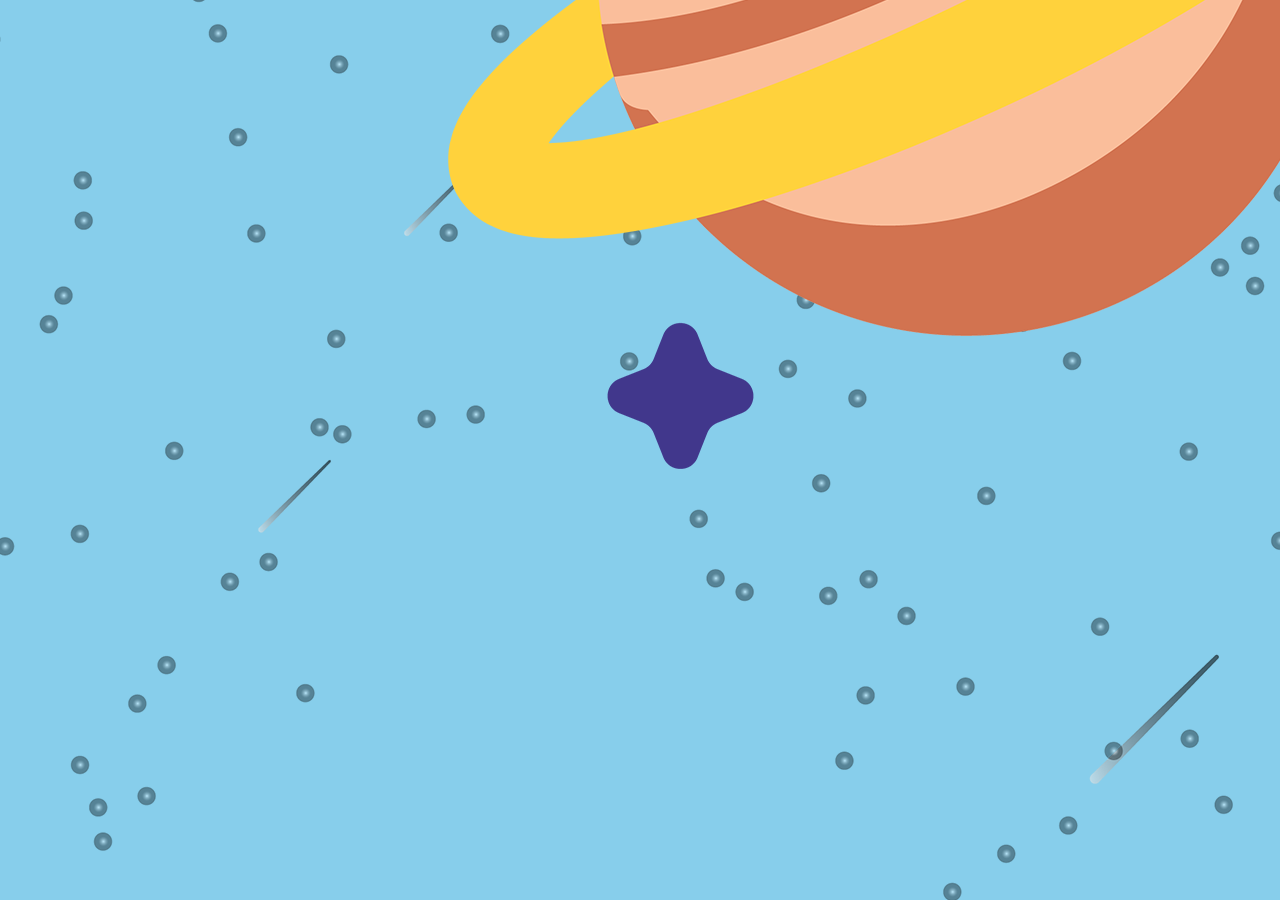
<file: Animation/index.html>
<!DOCTYPE html>
<html lang="en">
<head>
  <meta charset="UTF-8">
  <meta name="viewport" content="width=device-width, initial-scale=1.0">
  <title>Animation Project</title>
  <link rel="stylesheet" href="style.css">
</head>
<body>
  <div class="container">
    <div class="rocket">
      <img src="./image/rocket.png">
    </div>
    <div class="cody">
      <img src="./image/Cody.png">
    </div>
  </div>
</body>
</html>
</file>
<file: Animation/style.css>
*{
  margin: 0px;
  padding: 0px;
}
.container{
  height:100vh;
  width:100vw;
  background-image: url(./image/Space.png);
  background-color: skyblue;
  animation-name: bgMove;
  animation-duration: 6s;
  animation-fill-mode: forwards;
}
.rocket{
  height:200px;
  width:200px;
 
  position: absolute;
  left:350px;
  bottom:150px;
  transform: rotate(45deg);
 
   /* animation-name: 
    animation-duration: 
    animation-timing-function: 
    animation-iteration-count: 
    animation delay
    animation fill mode
     */
   
     animation: rocketMove 2s linear 3 ,
                rocketRotate 1s 11s forwards,
                rocketLaunch 3s  12.5s forwards;


}
.rocket img{
  height: 100%;
  width: 100%;
}

@keyframes bgMove{
  0%{

  }
  100%{
    background-position: -50000px;
  }
}
@keyframes rocketMove{
  0%{
    bottom:150px;
  }
   25%{
    bottom:200px;
  }
   50%{
    bottom:150px;
  }
   75%{
    bottom:100px;
  }
   100%{
    bottom:150px;
  }
}
@keyframes rocketRotate{
  100%{
    transform: rotate(-45deg);
  }
}
@keyframes rocketLaunch{
  100%{
   bottom:200vh;
  }
}
.cody{
  height: 150px;
  width: 150px;
 
  position: absolute;
  bottom: 150px;
  left: -400px;
  animation: codyMove 3s 6s forwards,
             codyInRocket 1s 9.5s forwards ;
}
.cody img{
  height: 100%;
}
@keyframes codyMove{
  100%{
    left:300px;
  }
}
@keyframes codyInRocket{
  100%{
    left:400px;
    transform: scale(0);
  }
}
</file>
